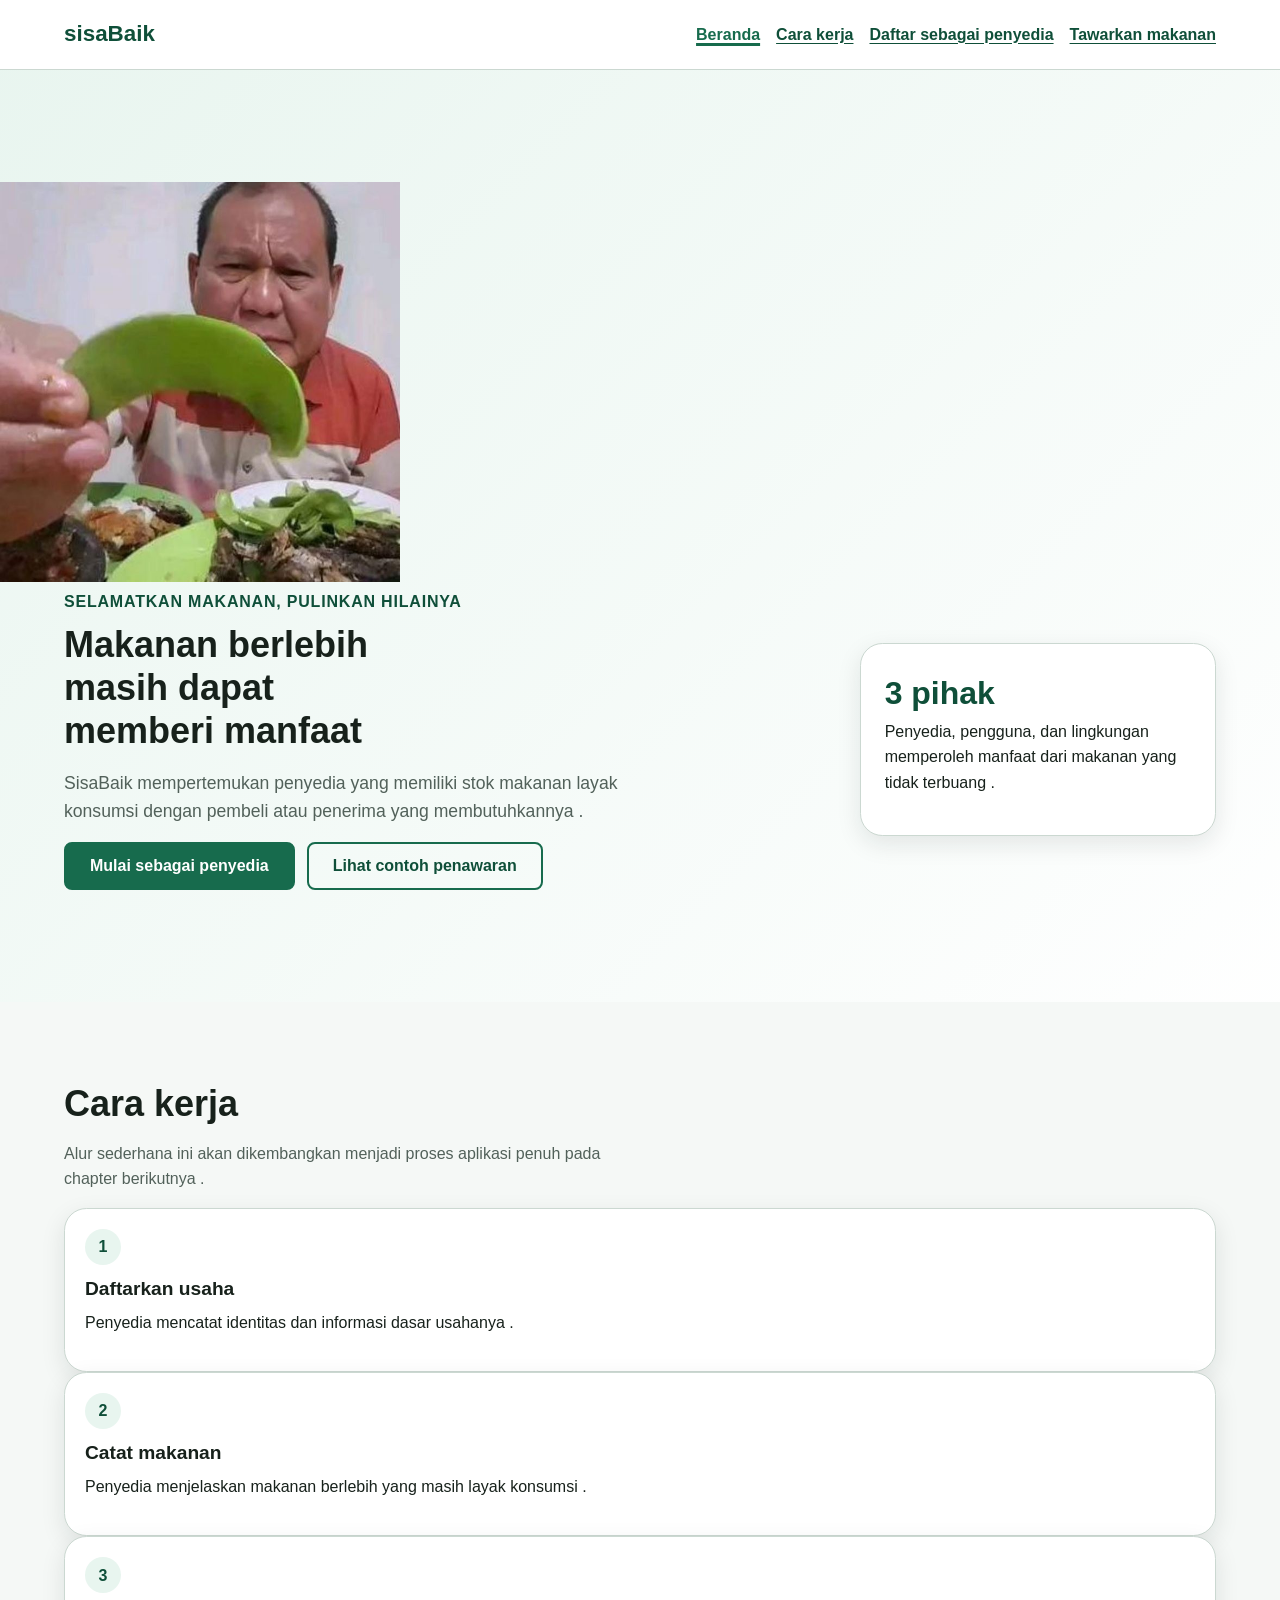
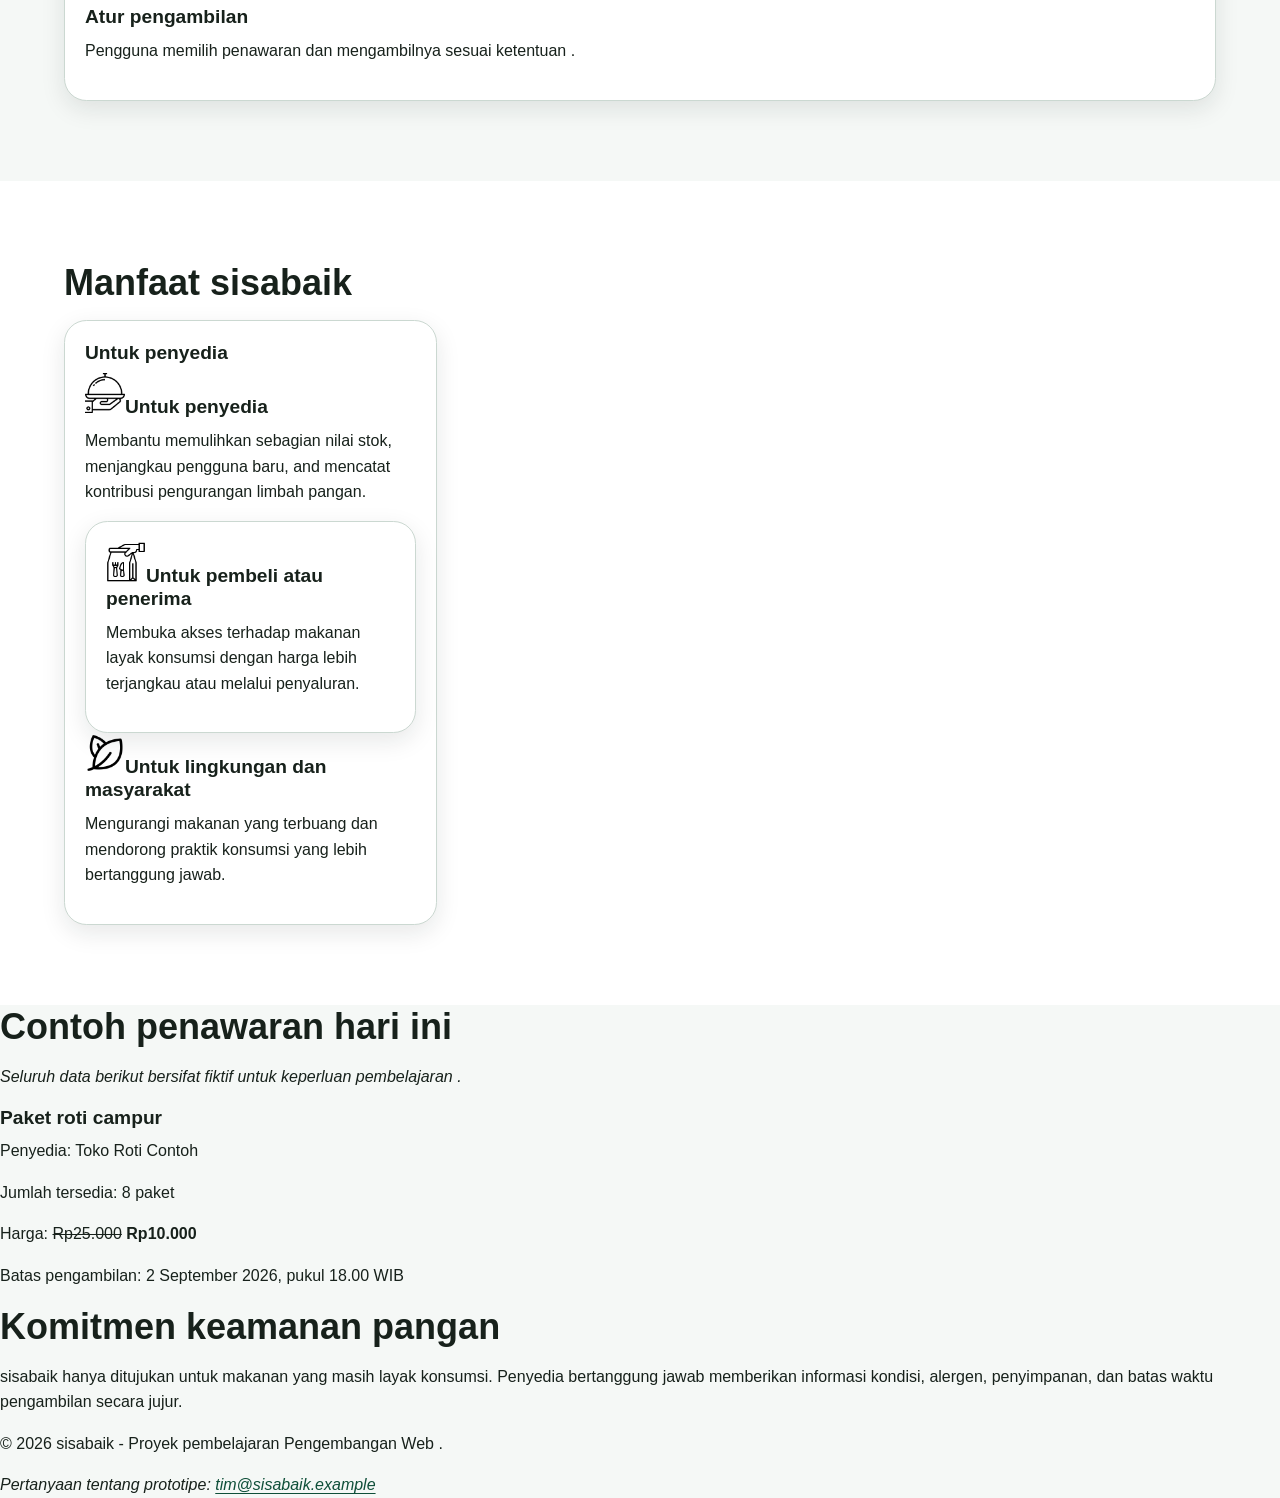
<file: index.html>
<!doctype html>
<html lang="id">
    
<head>
    <meta charset="UTF-8">
    <meta name="viewport" content="width=device-width, initial-scale=1.0">
    <meta
    name="description"
    content="sisabaik membantu penyedia menawarkan makanan berlebih agar tetap berniali,terjangkau, dan tidak terbuang sia-sia."
>
   <title>Beranda | sisabaik</title>
<link rel="stylesheet" href="style.css">
</head>

<body>
<a class="skip-link" href="#konten-utama">Lewati ke konten utama</a>

<header class="site-header">
    <div class="container header-layout">
        <p class="brand">sisaBaik</p>
            <nav aria-label="Navigasi utama">
    <ul class="nav-list">
            <li><a href="index.html" aria-current="page">Beranda</a></li>
            <li><a href="#cara-kerja">Cara kerja</a></li>
            <li><a href="daftar-penyedia.html">Daftar sebagai penyedia</a></li>
            <li><a href="tawarkan-makanan.html">Tawarkan makanan</a></li>
    </ul>
    </nav>
    </div>
</header>

<main id="konten-utama" tabindex="-1">
    <section class="hero" aria-labelledby="judul-utama">
        <img src="gambar/met-makan-smua.jpg" alt="Logo sisabaik yang menjadi identitas visual platform berbagi makanan berlebih" width="400" height="400">
        <div class="container hero-layout">
            <div>
            <p class="eyebrow">selamatkan makanan, pulinkan hilainya</p>
            <h1 id="judul-utama">Makanan berlebih masih dapat memberi manfaat</h1>
            <p class="lead">SisaBaik mempertemukan penyedia yang memiliki stok makanan layak konsumsi dengan pembeli
                atau penerima yang membutuhkannya .</p>
        <div class="button-group">
        <a class="button" href="daftar-penyedia.html">Mulai sebagai penyedia</a>
        <a class="button button-secondary" href="#penawaran-contoh">Lihat contoh penawaran</a>
       </div>
        </div>
            <aside class="hero-panel" aria-label="Ringkasan manfaat SisaBaik">
            <strong>3 pihak</strong>
            <p>Penyedia, pengguna, dan lingkungan memperoleh manfaat dari makanan yang tidak terbuang .</p>
            </aside>
            </div>
        </section>

   <section class="section" id="cara-kerja" aria-labelledby="judul-cara-kerja">
        <div class="container">
            <h2 id="judul-cara-kerja">Cara kerja</h2>
                <p class="section-intro">Alur sederhana ini akan dikembangkan menjadi proses aplikasi penuh pada chapter berikutnya .

                </p>
        <div class="steps-grid">
        <article class="card">
        <span class="step-number" aria-hidden="true">1</span>
        <h3>Daftarkan usaha</h3>
        <p>Penyedia mencatat identitas dan informasi dasar usahanya .</p>
        </article>
        <article class="card">
        <span class="step-number" aria-hidden="true">2</span>
        <h3>Catat makanan</h3>
        <p>Penyedia menjelaskan makanan berlebih yang masih layak konsumsi .</p>
        </article>
        <article class="card">
        <span class="step-number" aria-hidden="true">3</span>
        <h3>Atur pengambilan</h3>
        <p>Pengguna memilih penawaran dan mengambilnya sesuai ketentuan .</p>
        </article>
        </div>
        </div>
        </section>

      <section class="section section-alt" aria-labelledby="judul-manfaat">
        <div class="container">
    <h2 id="judul-manfaat">Manfaat sisabaik</h2>
        <div class="benefit-grid">
        <article class="card">
        <h3>Untuk penyedia</h3>

        <article>
            <h3><img src="gambar/tray.png" alt="Icon penyedia" width="40" height="40">Untuk penyedia</h3>
            <p>
            Membantu memulihkan sebagian nilai stok, menjangkau pengguna baru,
            and mencatat kontribusi pengurangan limbah pangan.
            </p>
        </article>

        <article class="card">
            <h3><img src="gambar/take-away.png" alt="Icon pembeli" width="40" height="40">Untuk pembeli atau penerima</h3>
            <p>
            Membuka akses terhadap makanan layak konsumsi dengan harga lebih
            terjangkau atau melalui penyaluran.
            </p>
        </article>

        <article>
            <h3><img src="gambar/leaf.png" alt="Icon lingkungan" width="40" height="40">Untuk lingkungan dan masyarakat</h3>
            <p>
            Mengurangi makanan yang terbuang dan mendorong praktik konsumsi
            yang lebih bertanggung jawab.
            </p>
        </article>
    </section>

<section id="penawaran-contoh" aria-labelledby="judul-penawaran">
<h2 id="judul-penawaran">Contoh penawaran hari ini</h2>
<p><em>Seluruh data berikut bersifat fiktif untuk keperluan pembelajaran .</em></p>

<article>
<h3>Paket roti campur</h3>
<p>Penyedia: Toko Roti Contoh</p>
<p>Jumlah tersedia: <data value="8">8 paket</data></p>
<p>Harga: <del>Rp25.000</del> <strong>Rp10.000</strong></p>
<p>
Batas pengambilan:
<time datetime="2026-09-02T18:00:00+07:00">
2 September 2026, pukul 18.00 WIB
</time>
</p>
</article>
</section>

<section aria-labelledby="judul-keamanan">
<h2 id="judul-keamanan">Komitmen keamanan pangan</h2>
<p>
    sisabaik hanya ditujukan untuk makanan yang masih layak konsumsi.
Penyedia bertanggung jawab memberikan informasi kondisi, alergen,
penyimpanan, dan batas waktu pengambilan secara jujur.
</p>
</section>
</main>

<footer>
<p>&copy; 2026 sisabaik - Proyek pembelajaran Pengembangan Web .</p>
<address>
Pertanyaan tentang prototipe:
<a href="mailto:tim@sisabaik.example">tim@sisabaik.example</a>
</address>
</footer>
</body>
</html>
</file>
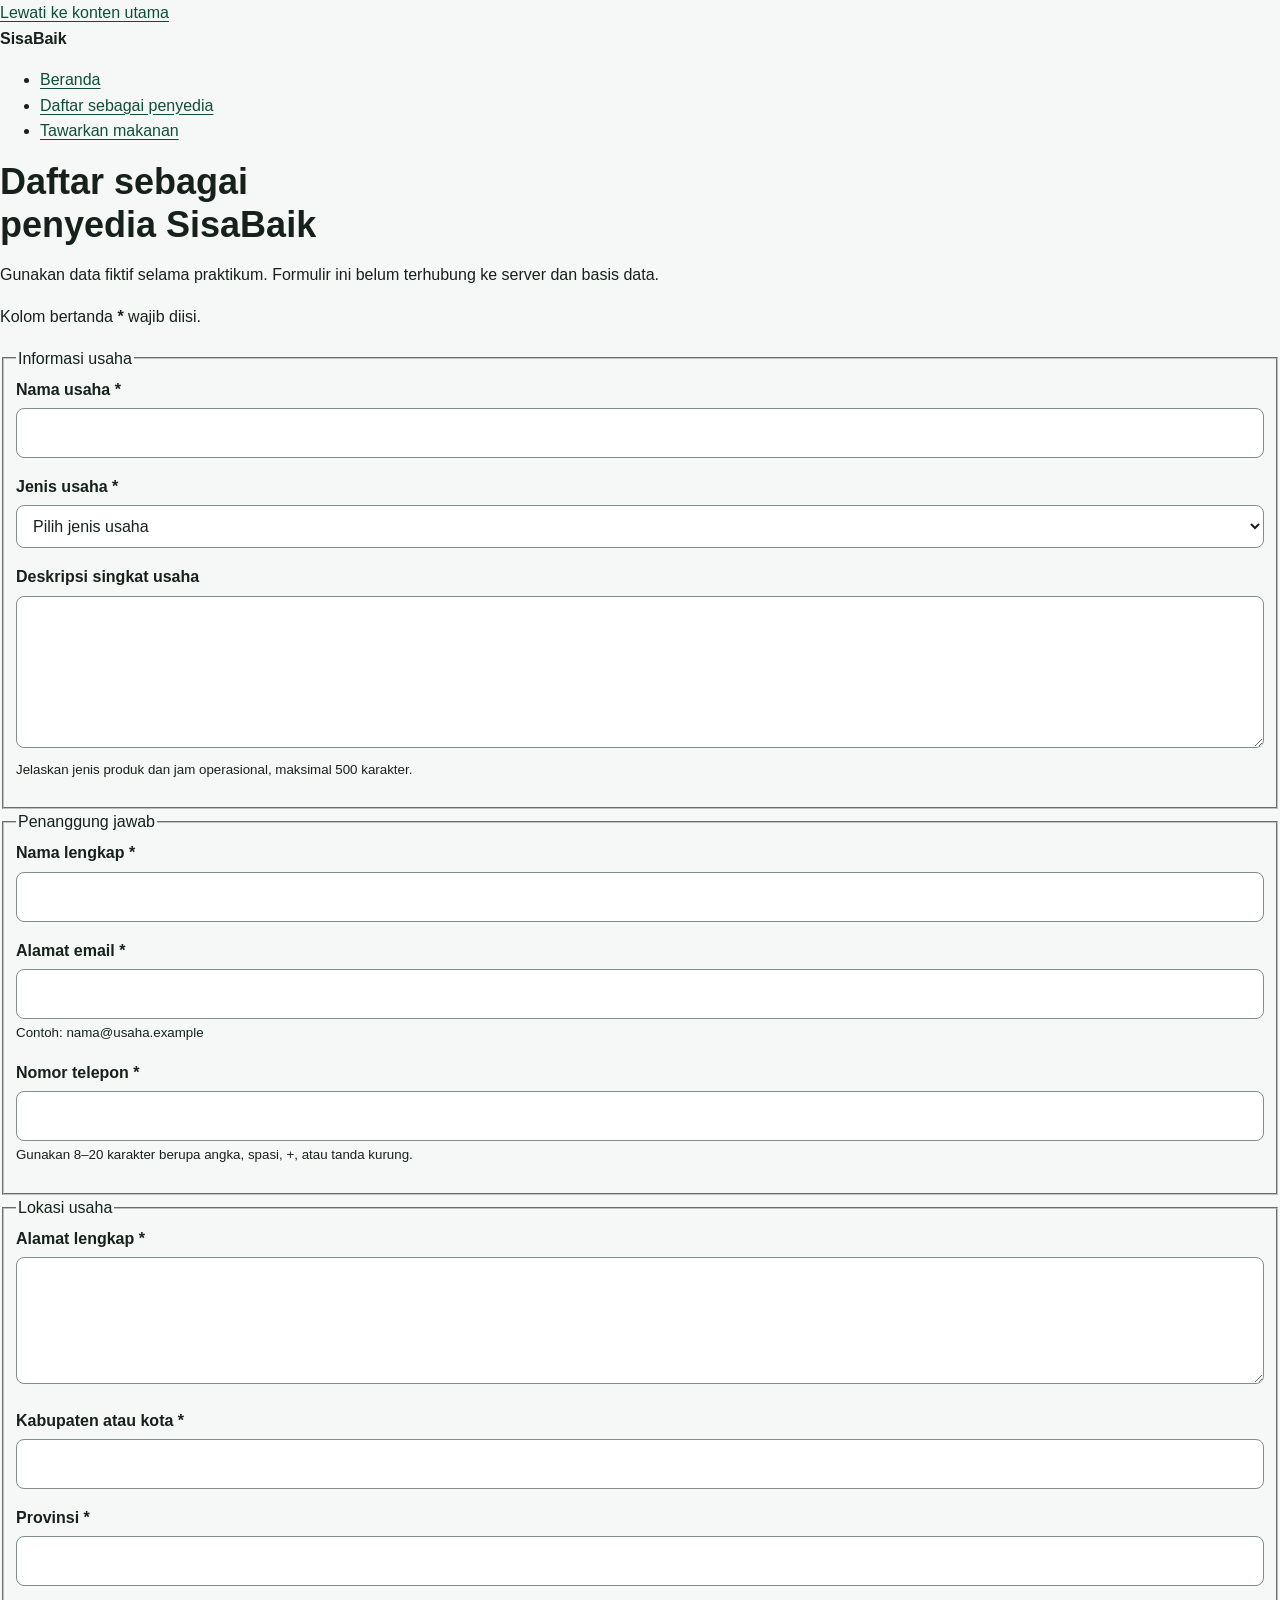
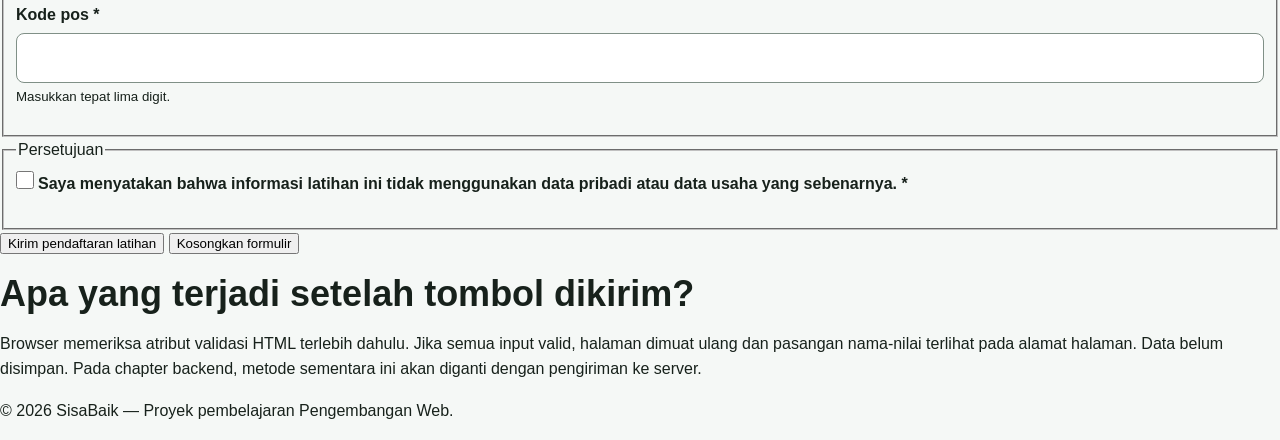
<file: daftar-penyedia.html>
<!doctype html>
<html lang="id">
  <link rel="stylesheet" href="style.css">
  <head>
    <meta charset="utf-8">
    <meta name="viewport" content="width=device-width, initial-scale=1">
    <meta
      name="description"
      content="Formulir prototipe untuk mendaftarkan usaha sebagai penyedia makanan di SisaBaik."
    >
    <title>Daftar Penyedia | SisaBaik</title>
  </head>
  <body>
    <a href="#konten-utama">Lewati ke konten utama</a>
    <header>
      <p><strong>SisaBaik</strong></p>
      <nav aria-label="Navigasi utama">
        <ul>
          <li><a href="index.html">Beranda</a></li>
          <li>
            <a href="daftar-penyedia.html" aria-current="page">
              Daftar sebagai penyedia
            </a>
          </li>
          <li><a href="tawarkan-makanan.html">Tawarkan makanan</a></li>
        </ul>
      </nav>
    </header>

    <main id="konten-utama" tabindex="-1">
      <h1>Daftar sebagai penyedia SisaBaik</h1>
      <p>
        Gunakan data fiktif selama praktikum. Formulir ini belum terhubung ke
        server dan basis data.
      </p>

      <p id="petunjuk-wajib">Kolom bertanda <strong>*</strong> wajib diisi.</p>

      <form
        action="daftar-penyedia.html"
        method="get"
        aria-describedby="petunjuk-wajib"
      >
        <fieldset>
          <legend>Informasi usaha</legend>

          <p>
            <label for="nama-usaha">Nama usaha *</label><br>
            <input
              type="text"
              id="nama-usaha"
              name="nama_usaha"
              autocomplete="organization"
              minlength="3"
              maxlength="100"
              required
            >
          </p>

          <p>
            <label for="jenis-usaha">Jenis usaha *</label><br>
            <select id="jenis-usaha" name="jenis_usaha" required>
              <option value="">Pilih jenis usaha</option>
              <option value="restoran">Restoran</option>
              <option value="toko-roti">Toko roti</option>
              <option value="katering">Katering</option>
              <option value="ritel">Toko ritel</option>
              <option value="hotel">Hotel atau penginapan</option>
              <option value="lainnya">Lainnya</option>
            </select>
          </p>

          <p>
            <label for="deskripsi-usaha">Deskripsi singkat usaha</label><br>
            <textarea
              id="deskripsi-usaha"
              name="deskripsi_usaha"
              rows="5"
              maxlength="500"
              aria-describedby="bantuan-deskripsi"
            ></textarea><br>
            <small id="bantuan-deskripsi">
              Jelaskan jenis produk dan jam operasional, maksimal 500 karakter.
            </small>
          </p>
        </fieldset>

        <fieldset>
          <legend>Penanggung jawab</legend>

          <p>
            <label for="nama-penanggung-jawab">Nama lengkap *</label><br>
            <input
              type="text"
              id="nama-penanggung-jawab"
              name="nama_penanggung_jawab"
              autocomplete="name"
              minlength="3"
              maxlength="100"
              required
            >
          </p>

          <p>
            <label for="email">Alamat email *</label><br>
            <input
              type="email"
              id="email"
              name="email"
              autocomplete="email"
              maxlength="254"
              aria-describedby="bantuan-email"
              required
            ><br>
            <small id="bantuan-email">Contoh: nama@usaha.example</small>
          </p>

          <p>
            <label for="telepon">Nomor telepon *</label><br>
            <input
              type="tel"
              id="telepon"
              name="telepon"
              autocomplete="tel"
              inputmode="tel"
              pattern="[0-9+]{8,20}"
              aria-describedby="bantuan-telepon"
              required
            ><br>
            <small id="bantuan-telepon">
              Gunakan 8–20 karakter berupa angka, spasi, +, atau tanda kurung.
            </small>
          </p>
        </fieldset>

        <fieldset>
          <legend>Lokasi usaha</legend>

          <p>
            <label for="alamat">Alamat lengkap *</label><br>
            <textarea
              id="alamat"
              name="alamat"
              rows="4"
              autocomplete="street-address"
              minlength="10"
              maxlength="250"
              required
            ></textarea>
          </p>

          <p>
            <label for="kota">Kabupaten atau kota *</label><br>
            <input
              type="text"
              id="kota"
              name="kota"
              autocomplete="address-level2"
              maxlength="100"
              required
            >
          </p>

          <p>
            <label for="provinsi">Provinsi *</label><br>
            <input
              type="text"
              id="provinsi"
              name="provinsi"
              autocomplete="address-level1"
              maxlength="100"
              required
            >
          </p>

          <p>
            <label for="kode-pos">Kode pos *</label><br>
            <input
              type="text"
              id="kode-pos"
              name="kode_pos"
              autocomplete="postal-code"
              inputmode="numeric"
              pattern="[0-9]{5}"
              aria-describedby="bantuan-kode-pos"
              required
            ><br>
            <small id="bantuan-kode-pos">Masukkan tepat lima digit.</small>
          </p>
        </fieldset>

        <fieldset>
          <legend>Persetujuan</legend>

          <p>
            <input
              type="checkbox"
              id="persetujuan"
              name="persetujuan"
              value="setuju"
              required
            >
            <label for="persetujuan">
              Saya menyatakan bahwa informasi latihan ini tidak menggunakan
              data pribadi atau data usaha yang sebenarnya. *
            </label>
          </p>
        </fieldset>

        <p>
          <button type="submit">Kirim pendaftaran latihan</button>
          <button type="reset">Kosongkan formulir</button>
        </p>
      </form>

      <section aria-labelledby="catatan-prototipe">
        <h2 id="catatan-prototipe">Apa yang terjadi setelah tombol dikirim?</h2>
        <p>
          Browser memeriksa atribut validasi HTML terlebih dahulu. Jika semua
          input valid, halaman dimuat ulang dan pasangan nama-nilai terlihat
          pada alamat halaman. Data belum disimpan. Pada chapter backend,
          metode sementara ini akan diganti dengan pengiriman ke server.
        </p>
      </section>
    </main>

    <footer>
      <p>&copy; 2026 SisaBaik — Proyek pembelajaran Pengembangan Web.</p>
    </footer>
  </body>
</html>
</file>
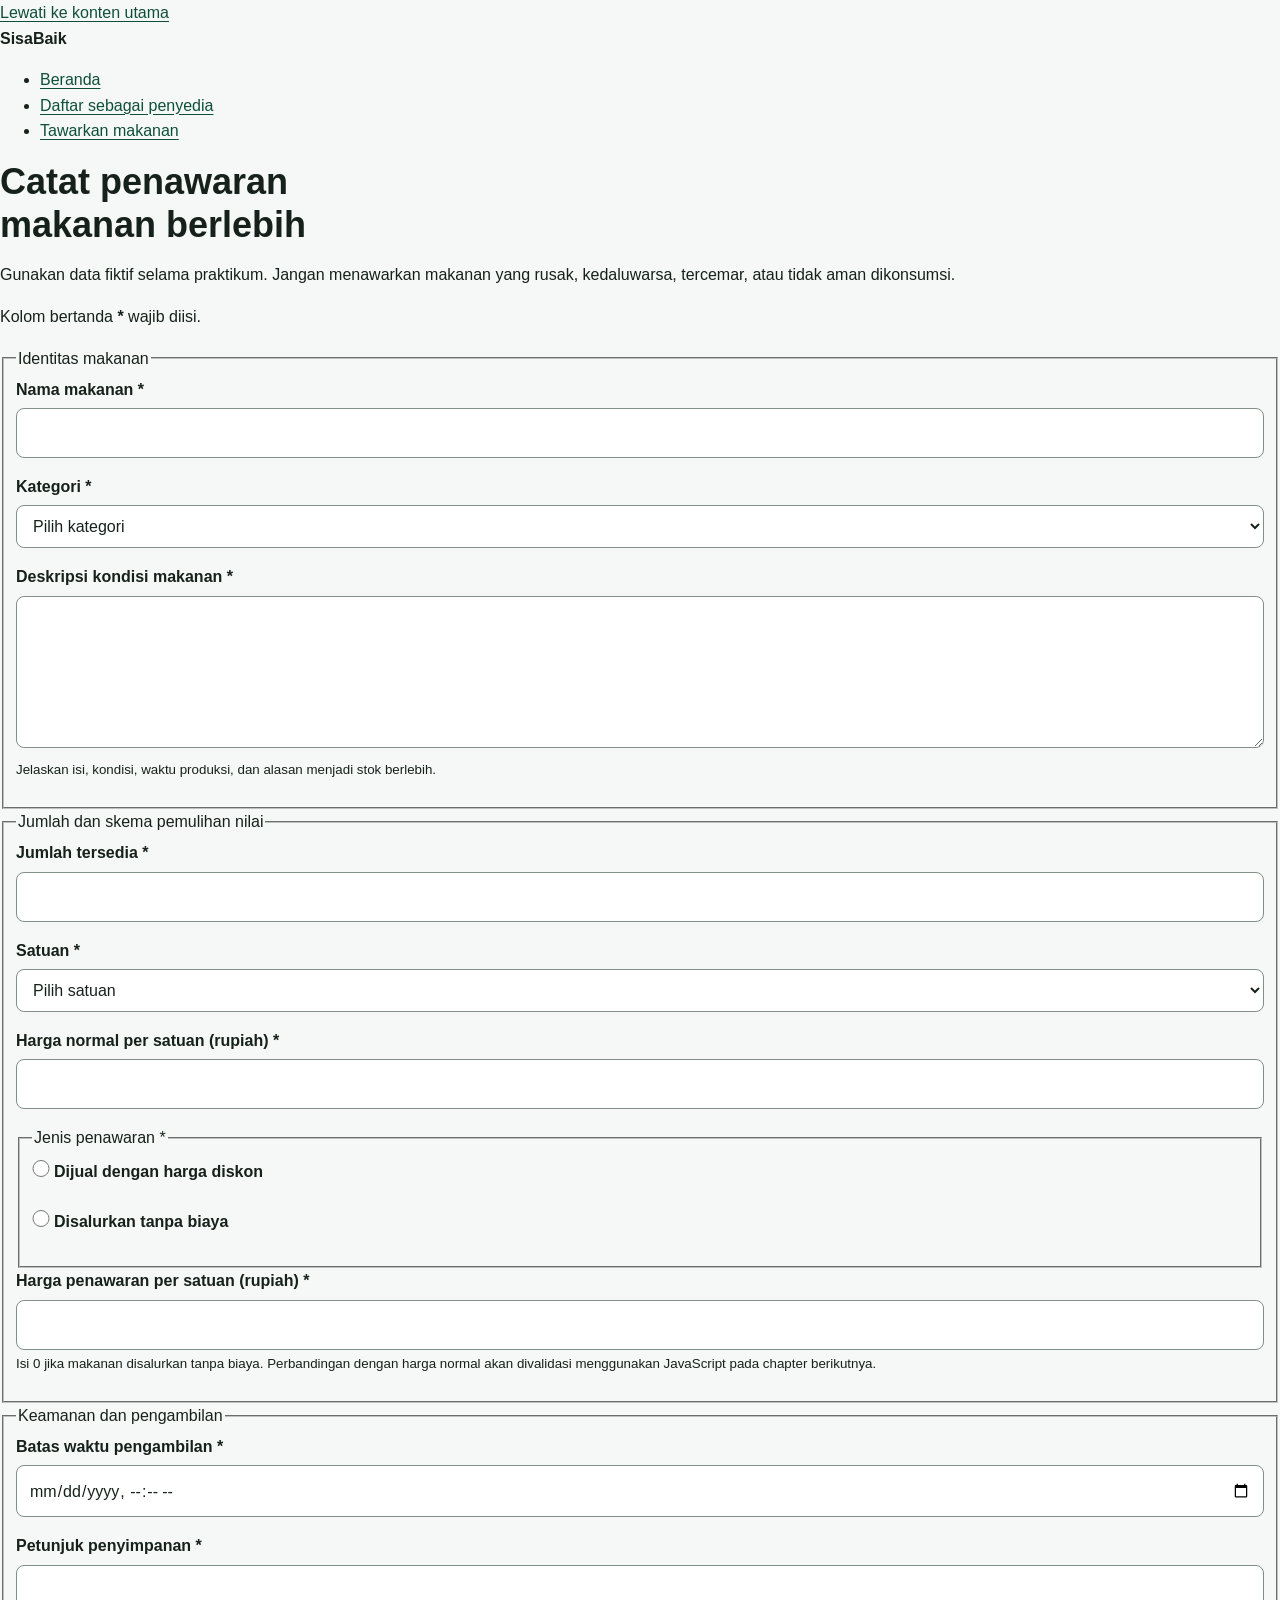
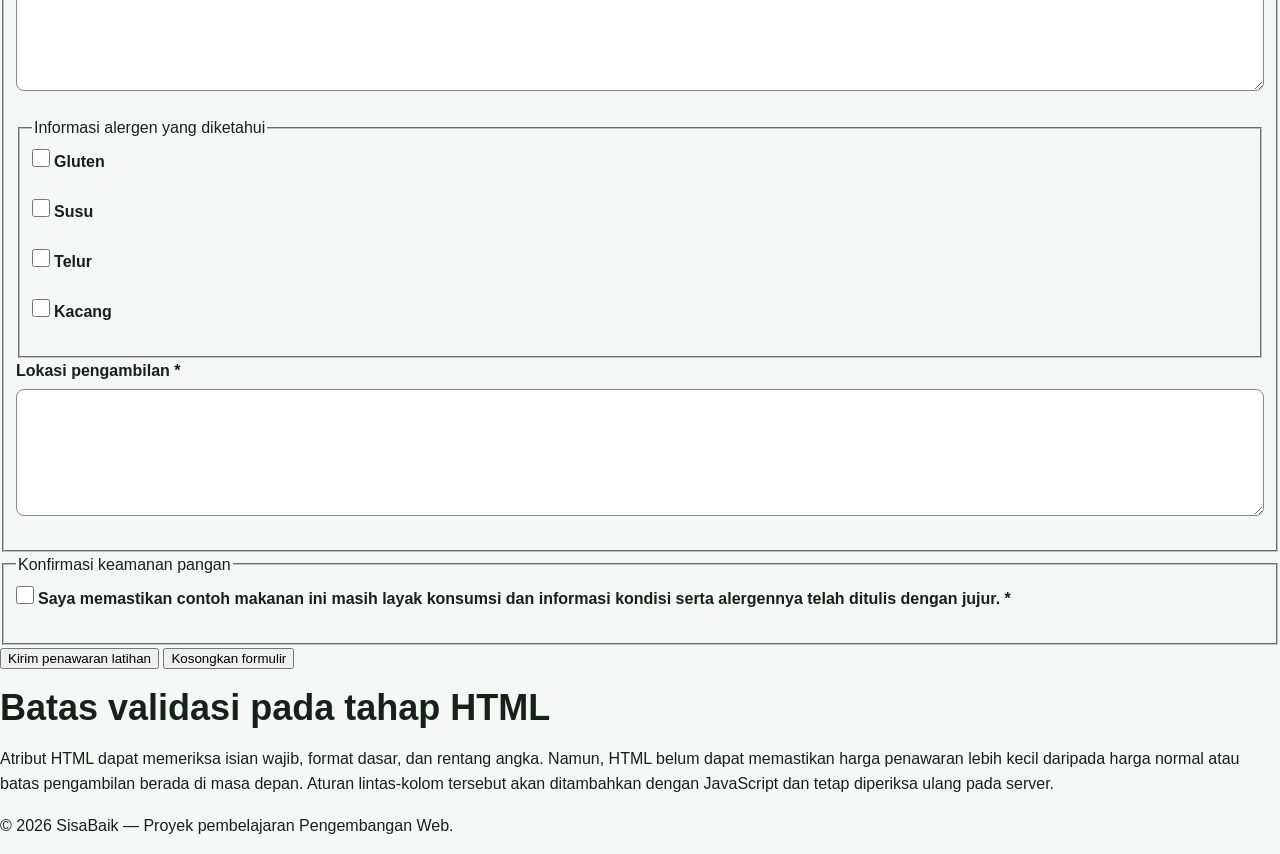
<file: tawarkan-makanan.html>
<!doctype html>
<html lang="id">
  <link rel="stylesheet" href="style.css">
  <head>
    <meta charset="utf-8">
    <meta name="viewport" content="width=device-width, initial-scale=1">
    <meta
      name="description"
      content="Formulir prototipe untuk mencatat makanan berlebih yang akan ditawarkan melalui SisaBaik."
    >
    <title>Tawarkan Makanan | SisaBaik</title>
  </head>
  <body>
    <a href="#konten-utama">Lewati ke konten utama</a>
    <header>
      <p><strong>SisaBaik</strong></p>
      <nav aria-label="Navigasi utama">
        <ul>
          <li><a href="index.html">Beranda</a></li>
          <li><a href="daftar-penyedia.html">Daftar sebagai penyedia</a></li>
          <li>
            <a href="tawarkan-makanan.html" aria-current="page">
              Tawarkan makanan
            </a>
          </li>
        </ul>
      </nav>
    </header>

    <main id="konten-utama" tabindex="-1">
      <h1>Catat penawaran makanan berlebih</h1>
      <p>
        Gunakan data fiktif selama praktikum. Jangan menawarkan makanan yang
        rusak, kedaluwarsa, tercemar, atau tidak aman dikonsumsi.
      </p>

      <p id="petunjuk-wajib">Kolom bertanda <strong>*</strong> wajib diisi.</p>

      <form
        action="tawarkan-makanan.html"
        method="get"
        aria-describedby="petunjuk-wajib"
      >
        <fieldset>
          <legend>Identitas makanan</legend>

          <p>
            <label for="nama-makanan">Nama makanan *</label><br>
            <input
              type="text"
              id="nama-makanan"
              name="nama_makanan"
              minlength="3"
              maxlength="120"
              required
            >
          </p>

          <p>
            <label for="kategori">Kategori *</label><br>
            <select id="kategori" name="kategori" required>
              <option value="">Pilih kategori</option>
              <option value="makanan-siap-saji">Makanan siap saji</option>
              <option value="roti-kue">Roti atau kue</option>
              <option value="buah-sayur">Buah atau sayur</option>
              <option value="minuman">Minuman</option>
              <option value="bahan-pangan">Bahan pangan</option>
              <option value="lainnya">Lainnya</option>
            </select>
          </p>

          <p>
            <label for="deskripsi-makanan">Deskripsi kondisi makanan *</label><br>
            <textarea
              id="deskripsi-makanan"
              name="deskripsi_makanan"
              rows="5"
              minlength="20"
              maxlength="600"
              aria-describedby="bantuan-deskripsi-makanan"
              required
            ></textarea><br>
            <small id="bantuan-deskripsi-makanan">
              Jelaskan isi, kondisi, waktu produksi, dan alasan menjadi stok berlebih.
            </small>
          </p>
        </fieldset>

        <fieldset>
          <legend>Jumlah dan skema pemulihan nilai</legend>

          <p>
            <label for="jumlah">Jumlah tersedia *</label><br>
            <input
              type="number"
              id="jumlah"
              name="jumlah"
              min="1"
              max="1000"
              step="1"
              required
            >
          </p>

          <p>
            <label for="satuan">Satuan *</label><br>
            <select id="satuan" name="satuan" required>
              <option value="">Pilih satuan</option>
              <option value="porsi">Porsi</option>
              <option value="paket">Paket</option>
              <option value="buah">Buah</option>
              <option value="kilogram">Kilogram</option>
              <option value="liter">Liter</option>
            </select>
          </p>

          <p>
            <label for="harga-normal">Harga normal per satuan (rupiah) *</label><br>
            <input
              type="number"
              id="harga-normal"
              name="harga_normal"
              min="0"
              max="10000000"
              step="500"
              required
            >
          </p>

          <fieldset>
            <legend>Jenis penawaran *</legend>

            <p>
              <input
                type="radio"
                id="jenis-diskon"
                name="jenis_penawaran"
                value="diskon"
                required
              >
              <label for="jenis-diskon">Dijual dengan harga diskon</label>
            </p>

            <p>
              <input
                type="radio"
                id="jenis-donasi"
                name="jenis_penawaran"
                value="donasi"
              >
              <label for="jenis-donasi">Disalurkan tanpa biaya</label>
            </p>
          </fieldset>

          <p>
            <label for="harga-pemulihan">Harga penawaran per satuan (rupiah) *</label><br>
            <input
              type="number"
              id="harga-pemulihan"
              name="harga_penawaran"
              min="0"
              max="10000000"
              step="500"
              aria-describedby="bantuan-harga"
              required
            ><br>
            <small id="bantuan-harga">
              Isi 0 jika makanan disalurkan tanpa biaya. Perbandingan dengan
              harga normal akan divalidasi menggunakan JavaScript pada chapter berikutnya.
            </small>
          </p>
        </fieldset>

        <fieldset>
          <legend>Keamanan dan pengambilan</legend>

          <p>
            <label for="batas-pengambilan">Batas waktu pengambilan *</label><br>
            <input
              type="datetime-local"
              id="batas-pengambilan"
              name="batas_pengambilan"
              required
            >
          </p>

          <p>
            <label for="petunjuk-penyimpanan">Petunjuk penyimpanan *</label><br>
            <textarea
              id="petunjuk-penyimpanan"
              name="petunjuk_penyimpanan"
              rows="4"
              minlength="10"
              maxlength="300"
              required
            ></textarea>
          </p>

          <fieldset>
            <legend>Informasi alergen yang diketahui</legend>

            <p>
              <input type="checkbox" id="alergen-gluten" name="alergen" value="gluten">
              <label for="alergen-gluten">Gluten</label>
            </p>

            <p>
              <input type="checkbox" id="alergen-susu" name="alergen" value="susu">
              <label for="alergen-susu">Susu</label>
            </p>

            <p>
              <input type="checkbox" id="alergen-telur" name="alergen" value="telur">
              <label for="alergen-telur">Telur</label>
            </p>

            <p>
              <input type="checkbox" id="alergen-kacang" name="alergen" value="kacang">
              <label for="alergen-kacang">Kacang</label>
            </p>
          </fieldset>

          <p>
            <label for="lokasi-pengambilan">Lokasi pengambilan *</label><br>
            <textarea
              id="lokasi-pengambilan"
              name="lokasi_pengambilan"
              rows="4"
              autocomplete="street-address"
              minlength="10"
              maxlength="250"
              required
            ></textarea>
          </p>
        </fieldset>

        <fieldset>
          <legend>Konfirmasi keamanan pangan</legend>

          <p>
            <input
              type="checkbox"
              id="konfirmasi-keamanan"
              name="konfirmasi_keamanan"
              value="terkonfirmasi"
              required
            >
            <label for="konfirmasi-keamanan">
              Saya memastikan contoh makanan ini masih layak konsumsi dan
              informasi kondisi serta alergennya telah ditulis dengan jujur. *
            </label>
          </p>
        </fieldset>

        <p>
          <button type="submit">Kirim penawaran latihan</button>
          <button type="reset">Kosongkan formulir</button>
        </p>
      </form>

      <section aria-labelledby="batas-validasi-html">
        <h2 id="batas-validasi-html">Batas validasi pada tahap HTML</h2>
        <p>
          Atribut HTML dapat memeriksa isian wajib, format dasar, dan rentang
          angka. Namun, HTML belum dapat memastikan harga penawaran lebih kecil
          daripada harga normal atau batas pengambilan berada di masa depan.
          Aturan lintas-kolom tersebut akan ditambahkan dengan JavaScript dan
          tetap diperiksa ulang pada server.
        </p>
      </section>
    </main>

    <footer>
      <p>&copy; 2026 SisaBaik — Proyek pembelajaran Pengembangan Web.</p>
    </footer>
  </body>
</html>
</file>
<file: style.css>
:root {
--color-primary: #176b4d;
--color-primary-dark: #0f4f39;
--color-primary-soft: #e8f5ef;
--color-accent: #f2b84b;
--color-text: #17211b;
--color-muted: #52615a;
--color-surface: #ffffff;
--color-background: #f5f8f6;
--color-border: #cbd8d1;
--color-danger: #a52a2a;
--shadow-card: 0 0.5rem 1.5rem rgb(23 33 27 / 10%);
--radius-small: 0.5rem;
--radius-medium: 0.9rem;
--radius-large: 1.4rem;
--content-width: 72rem;
}

*,
*::before,
*::after {
  box-sizing: border-box;
}

html{scroll-behavior: smooth;}

body{margin: 0; 
    background-color: 
    var(--color-background); 
    color: var(--color-text); 
    font-family: Arial, Helvetica, sans-serif; 
    line-height: 1.6; font-size: 1rem;}

    h1,
h2,
h3,
p{margin-block-start: 0;}

h1,
h2,
h3{line-height: 1.2; 
}

h1{
    max-width: 18ch;
    margin-block-end: 1rem;
    font-size: clamp(1.5rem, 4vw, 2.25rem)
}

h2 {
margin-block-end: 1rem;
font-size: clamp(1.5rem, 4vw, 2.25rem);
}

h3 {
margin-block-end: 0.6rem;
font-size: 1.2rem;
}

a {
color: var( --color-primary-dark);
text-underline-offset: 0.2em;
}

a {
    color: var(--color-primary-dark);
    text-underline-offset: 0.2em;
}

a:hover {text-decoration-thickness: 0.18em;
}

:focus-visible {outline:0.2rem solid var(--color-accent);
outline-offset:0.2rem;}

.skip-link {position: absolute;
inset-block-start: 0.5rem;
inset-inline-start:0.5rem;
z-index: 100;
padding: 0.7rem 1rem;
border-radius: var(--color-text);
background: var(--color-surface);
color: var(--color-surface);
transform: translateY(-180%);
}

.skip-link:focus {transform: translateY(0);}

.container {width: min(100% - 2rem, var(--content-width));
margin-inline: auto;
}

.site-header {
    background: var(--color-surface);
    border-block-end: 0.062rem solid var(--color-border);
}

.header-layout {display: flex;
flex-direction: column;
gap: 0.75rem;
padding-block: 1rem;}

.brand {
    margin: 0;
    color: var(--color-primary-dark);
    font-size: 1.4rem;
    font-weight: 700;
}

.nav-list {
    display: flex;
    flex-wrap: wrap;
    gap: 0.5rem 1rem;
    margin: 0;
    padding: 0;
    list-style: none;
}

.nav-list a {
    display: inline-block;
    padding-block: 0.35rem;
    font-weight: 700;
}

.nav-list a[aria-current="page"]
{
    color: var(--color-primary);
    text-decoration-thickness: 0.2em;
}

.hero {
    padding-block: clamp(3rem, 10vw, 7rem);
    background: linear-gradient(135deg, rgb(232 245 239 / 95%), rgb(255 255 255 / 95%));
}

.hero-layout {
    display: grid;
    gap: 2rem;
    align-items: center;
}

.eyebrow {
    margin-block-end: 0.5rem;
    color: var(--color-primary-dark);
    font-weight: 700;
    letter-spacing: 0.05em;
    text-transform: uppercase;
}

.lead{
    max-width: 62ch;
    color: var(--color-muted);
    font-size: 1.1rem;
}

.hero-panel {
    padding: 1.5rem;
    border: 0.062rem solid var(--color-border);
    border-radius: var(--radius-large);
    background: var(--color-surface);
    box-shadow: var(--shadow-card);
}

.hero-panel strong {
    display: block;
    color: var(--color-primary-dark);
    font-size: 2rem;
}

.button-group,
.form-actions {
    display: flex;
    flex-wrap: wrap;
    gap: 0.75rem;
    align-items: center;
}

.button {
    display: inline-block;
    padding: 0.75rem 1.5rem;
    border: 0.125rem solid var(--color-primary);
    border-radius: var(--radius-small);
    background: var(--color-primary);
    color: var(--color-surface);
    font: inherit;
    font-weight: 700;
    line-height: 1.2;
    text-decoration: none;
    cursor: pointer;
}

.button:hover {
    background: var(--color-primary-dark);
    border-color: var(--color-primary-dark);
}

.button-secondary {
    background: transparent;
    color: var(--color-primary-dark);
}

.section {
    padding-block: clamp(2.5rem, 7vw, 5rem);
}

.section-alt {
    background: var(--color-surface);
}

.section-intro {
    max-width: 62ch;
    color: var(--color-muted);
}

.step-grid,
.benefit-grid,
.offer-grid {
    display: grid;
    grid-template-columns: 1fr;
    gap: 1rem;
}

.card {
    padding: 1.25rem;
    border: 0.062rem solid var(--color-border);
    border-radius: var(--radius-large);
    background: var(--color-surface);
    box-shadow: var(--shadow-card);
}

.step-number {
    display: inline-grid;
    width: 2.25rem;
    height: 2.25rem;
    margin-block-end: 0.75rem;
    place-items: center;
    border-radius: 50%;
    background: var(--color-primary-soft);
    color: var(--color-primary-dark);
    font-weight: 700;
}

.offer-card {
    display: flex;
    flex-direction: column;
    overflow: hidden;
    border: 0.062rem solid var(--color-border);
    border-radius: var(--radius-medium);
    background: var(--color-surface);
    box-shadow: var(--shadow-card);
}

.offer-card __ content {
display: flex;
flex: 1;
flex-direction: column;
padding: 1.25rem;
}

.offer-card_meta {
color: var( --color-muted);
}

.offer-card_price {
margin-block-start: auto;
font-size: 1.15rem;
}

.badge{
    display: inline-block;
    width: fit-content;
    margin-block-end: 0.75rem;
    padding: 0.25rem 0.6rem;
    border-radius: 999px;
    background: var(--color-primary-soft);
    color: var(--color-primary-dark);
    font-size: 0.85rem;
    font-weight: 700;
}

.notice {
    padding: 1rem;
    border-inline-start: 0.3rem solid var(--color-primary);
    border-radius: var(--radius-small) ;
    background: var(--color-primary-soft);
}

.page-heading {
    padding-block: clamp(2.5rem, 7vw, 5rem) 2rem;
}

.form-card {
max-width: 56rem;
margin-block-end: 3rem;
padding: clamp(1rem, 4vw, 2rem);
border: 0.0625rem solid var( --color-border);
border-radius: var( --radius-large);
background: var( --color-surface);
box-shadow: var( --shadow-card);
}

.form-section {
margin: 0 0 1.5rem;
padding: 1.25rem;
border: 0.0625rem solid var( --color-border);
border-radius: var( --radius-medium);
}

.form-section legend {
padding-inline: 0.4rem;
color: var( --color-primary-dark);
font-size: 1.1rem;
font-weight: 700;
}

label {
display: inline-block;
margin-block-end: 0.35rem;
font-weight: 700;
}

input,
select,
textarea {
width: 100%;
padding: 0.7rem 0.75rem;
border: 0.0625rem solid #809087;
border-radius: var( --radius-small);
background: var( --color-surface);
color: var( --color-text);
font: inherit;
}

textarea {
resize: vertical;
}

input:focus,
select:focus,
textarea:focus {
border-color: var( --color-primary-dark);
}

input[type="checkbox"],
input[type="radio"] {
    width: 1.1rem;
    height: 1.1rem;
    margin: 0.2rem 0 0;
    accent-color: var(--color-primary);
}

.required-note {
color: var( --color-muted);
}

.site-footer {
padding-block: 2rem;
background: var( --color-primary-dark);
color: var( --color-surface);
}

.site-footer a {
color: var( --color-surface);
}

.footer-layout {
display: flex;
flex-direction: column;
gap: 0.5rem;
}

.footer-layout p,
.footer-layout address {
margin: 0;
}

@media (min-width: 48rem) {
    .header-layout{
    flex-direction: row;
    justify-content: space-between;
    align-items: center;
    }
}

.hero-layout {
grid-template-columns: minmax(0, 1.5fr) minmax(15rem, 0.7fr);
}

.steps-grid,
.benefit-grid {
grid-template-columns: repeat(3, minmax(0, 1fr));
}

.offer-grid {
grid-template-columns: repeat(2, minmax(0, 1fr));
}

.footer-layout {
flex-direction: row;
justify-content: space-between;
align-items: center;
}


@media (min-width: 68rem) {
.offer-grid {
grid-template-columns: repeat(3, minmax(0, 1fr));
}
}

@media (prefers-reduced-motion: reduce) {
html {
scroll-behavior: auto;
}
}
</file>
